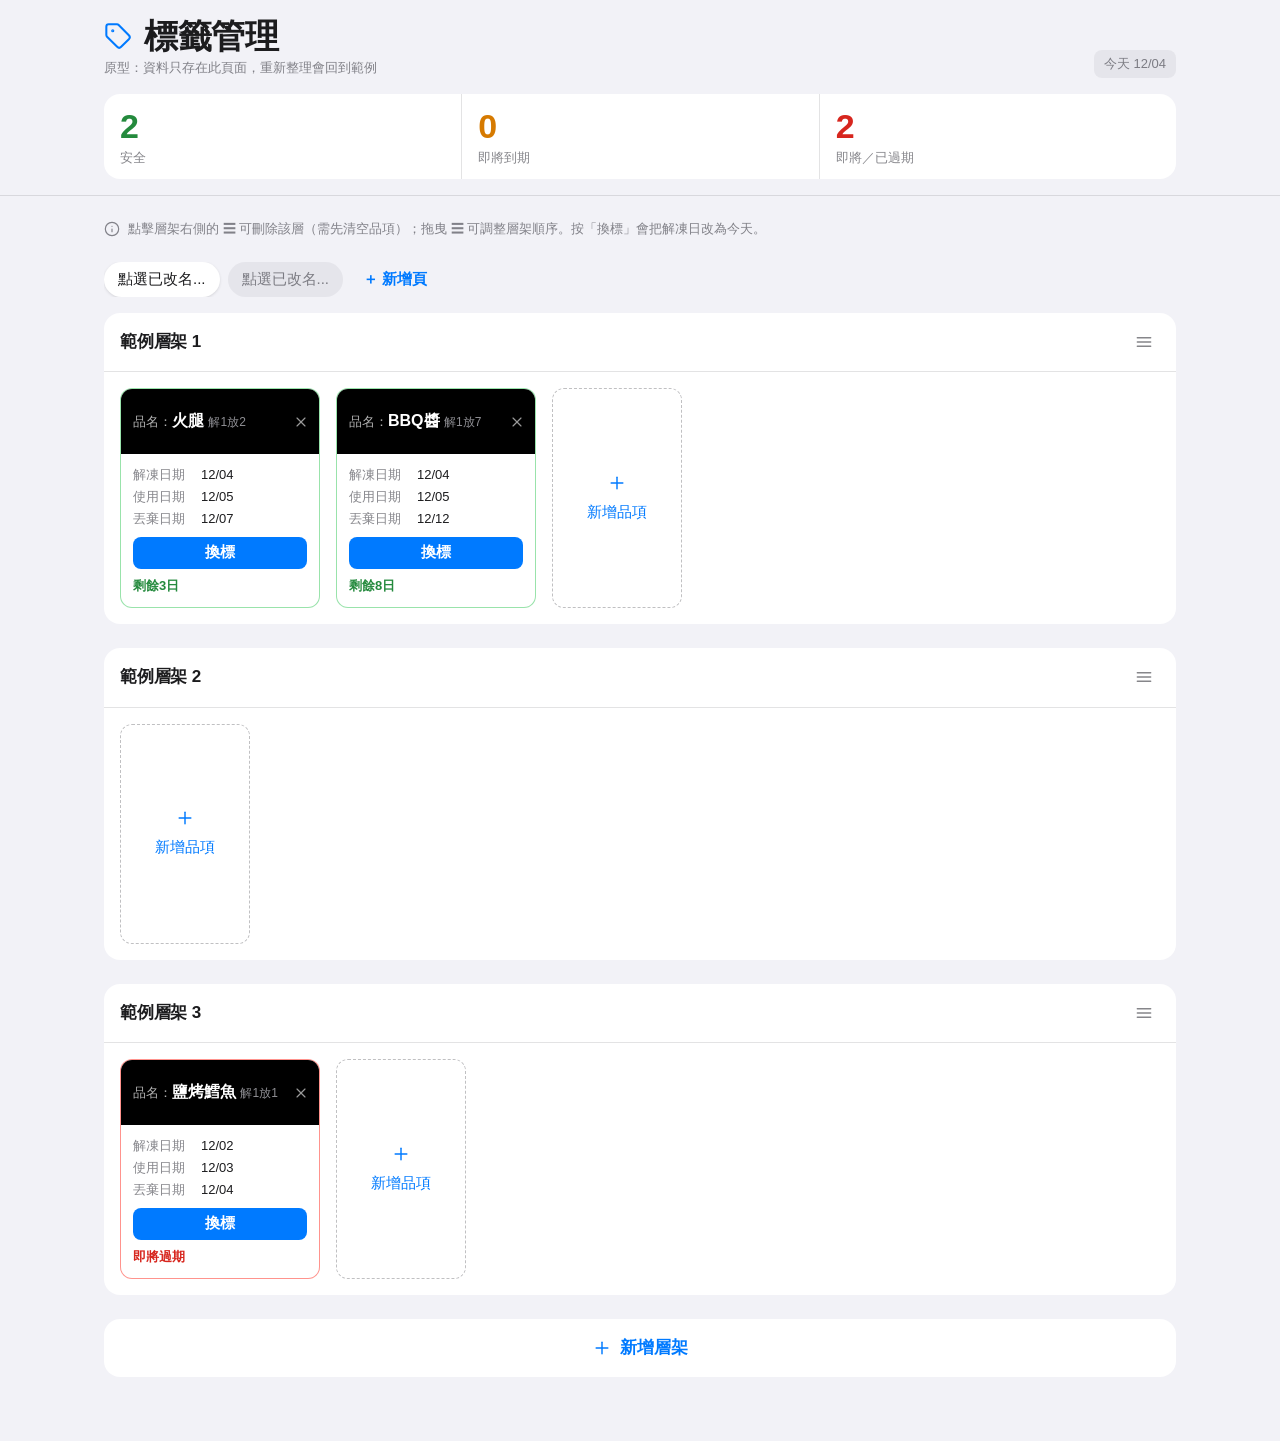
<file: prototype/index.html>
<!DOCTYPE html>
<html lang="zh-TW">
<head>
<meta charset="UTF-8">
<meta name="viewport" content="width=device-width, initial-scale=1.0, viewport-fit=cover">
<meta name="color-scheme" content="light dark">
<title>標籤管理</title>
<style>
/* ---------- 色彩 Tokens（狀態色與黑色品名區為既定配色，不更動） ---------- */
:root{
  --bg:#F2F2F7;
  --surface:#FFFFFF;
  --surface-2:#F7F7FA;
  --label:#1C1C1E;
  --label-2:rgba(60,60,67,.62);
  --label-3:rgba(60,60,67,.32);
  --separator:rgba(60,60,67,.14);
  --fill:rgba(118,118,128,.10);
  --blue:#007AFF;
  --blue-d:#0062CC;
  --green:#34C759;  --green-d:#248A3D;
  --yellow:#FF9500; --yellow-d:#D67A00;
  --red:#FF3B30;    --red-d:#D7261E;
  --overlay:rgba(0,0,0,.25);
  --glass:rgba(255,255,255,.75);
  --radius-lg:16px;
  --radius-md:12px;
  --radius-sm:8px;
  --shadow-lift:0 12px 32px rgba(0,0,0,.12);
  color-scheme:light;
}
@media (prefers-color-scheme: dark){
  :root:not([data-theme="light"]){
    --bg:#1C1C1E;
    --surface:#2C2C2E;
    --surface-2:#242426;
    --label:#F2F2F7;
    --label-2:rgba(235,235,245,.62);
    --label-3:rgba(235,235,245,.30);
    --separator:rgba(84,84,88,.65);
    --fill:rgba(120,120,128,.24);
    --overlay:rgba(0,0,0,.4);
    --glass:rgba(44,44,46,.72);
    --shadow-lift:0 12px 32px rgba(0,0,0,.48);
    color-scheme:dark;
  }
}
:root[data-theme="dark"]{
  --bg:#1C1C1E;
  --surface:#2C2C2E;
  --surface-2:#242426;
  --label:#F2F2F7;
  --label-2:rgba(235,235,245,.62);
  --label-3:rgba(235,235,245,.30);
  --separator:rgba(84,84,88,.65);
  --fill:rgba(120,120,128,.24);
  --overlay:rgba(0,0,0,.4);
  --glass:rgba(44,44,46,.72);
  --shadow-lift:0 12px 32px rgba(0,0,0,.48);
  color-scheme:dark;
}

/* ---------- 基礎 ---------- */
*{box-sizing:border-box;margin:0;padding:0}
html,body{background:var(--bg)}
body{
  font-family:-apple-system,BlinkMacSystemFont,"SF Pro Display","SF Pro Text","PingFang TC","Noto Sans TC",sans-serif;
  font-size:16px;line-height:1.5;color:var(--label);
  -webkit-font-smoothing:antialiased;min-height:100vh;
}
button,input{font:inherit;color:inherit}
button{cursor:pointer;border:none;background:none;-webkit-tap-highlight-color:transparent}
button:focus-visible,input:focus-visible{outline:2px solid var(--blue);outline-offset:2px;border-radius:6px}
.hidden{display:none!important}
.busy button{pointer-events:none;opacity:.6}
.ico{width:20px;height:20px;flex:none;display:block}
.tabular{font-variant-numeric:tabular-nums}

/* ---------- 頂部 ---------- */
.topbar{
  position:sticky;top:0;z-index:50;background:var(--bg);
  border-bottom:.5px solid var(--separator);
  padding-top:env(safe-area-inset-top,0px);
}
.bar{max-width:1120px;margin:0 auto;padding:16px max(24px,env(safe-area-inset-right,0px)) 16px max(24px,env(safe-area-inset-left,0px));display:flex;flex-direction:column;gap:16px}
.title-row{display:flex;align-items:flex-end;justify-content:space-between;gap:16px;flex-wrap:wrap}
.brand{display:flex;align-items:center;gap:12px}
.brand .ico{color:var(--blue);width:28px;height:28px}
.brand h1{font-size:28px;line-height:34px;font-weight:700;letter-spacing:-.4px}
.proto{display:block;font-size:13px;color:var(--label-2);margin-top:2px}
.date{font-size:13px;font-weight:500;color:var(--label-2);background:var(--fill);padding:4px 10px;border-radius:var(--radius-sm);white-space:nowrap}

.counts{
  display:grid;grid-template-columns:repeat(3,1fr);
  background:var(--surface);border-radius:var(--radius-lg);overflow:hidden;
}
.count{padding:12px 16px;display:flex;flex-direction:column;gap:2px;align-items:flex-start}
.count + .count{border-left:.5px solid var(--separator)}
.count-num{font-size:28px;line-height:34px;font-weight:700;letter-spacing:-.4px;font-variant-numeric:tabular-nums}
.count-label{font-size:13px;color:var(--label-2)}
.count-num.green{color:var(--green-d)}
.count-num.yellow{color:var(--yellow-d)}
.count-num.red{color:var(--red-d)}

/* ---------- 主區 ---------- */
main{max-width:1120px;margin:0 auto;padding:24px max(24px,env(safe-area-inset-right,0px)) 64px max(24px,env(safe-area-inset-left,0px))}
.hint{display:flex;gap:8px;align-items:flex-start;font-size:13px;line-height:18px;color:var(--label-2);margin-bottom:24px}
.hint .ico{width:16px;height:16px;margin-top:1px}

#shelves{display:flex;flex-direction:column;gap:24px}
.empty{font-size:15px;color:var(--label-2);text-align:center;padding:48px 0}

/* 層架：分組列表樣式 */
.shelf{background:var(--surface);border-radius:var(--radius-lg);overflow:hidden;min-width:0}
.shelf-head{
  display:flex;align-items:center;justify-content:space-between;gap:12px;
  padding:12px 16px;border-bottom:.5px solid var(--separator);
}
.shelf-title{display:flex;align-items:baseline;gap:12px;min-width:0;flex-wrap:wrap}
.shelf-name{
  font-size:17px;font-weight:600;letter-spacing:-.2px;color:var(--label);
  background:transparent;border:0;border-bottom:1px solid transparent;border-radius:0;
  padding:4px 0;width:240px;max-width:100%;
}
.shelf-name:hover{border-bottom-color:var(--separator)}
.shelf-name:focus{border-bottom-color:var(--blue);outline:none}
.muted{font-size:13px;color:var(--label-2)}
.shelf-handle{
  width:32px;height:32px;display:grid;place-items:center;border-radius:var(--radius-sm);
  color:var(--label-2);cursor:grab;flex:none;
}
.shelf-handle:hover{background:var(--fill);color:var(--label)}
.shelf-handle:active{cursor:grabbing}
.shelf-handle .ico{width:20px;height:20px}
.shelf.dragging{opacity:.4}

.rack{
  padding:16px;display:flex;flex-wrap:wrap;gap:16px;min-height:188px;align-items:stretch;
  transition:background .2s ease;border-radius:0;
}
.rack.over{background:rgba(0,122,255,.06)}

/* 頁面切換：分段控制（iOS 風格） */
.pages{display:flex;align-items:center;gap:8px;margin:0 0 16px;overflow-x:auto;scrollbar-width:none}
.pages::-webkit-scrollbar{display:none}
.page-tab{
  flex:none;padding:6px 14px;border-radius:999px;background:var(--fill);
  color:var(--label-2);font-size:15px;font-weight:500;white-space:nowrap;
  transition:background .2s ease,color .2s ease,box-shadow .2s ease;
}
.page-tab{cursor:pointer;user-select:none}
.page-tab[aria-selected="true"]{background:var(--surface);color:var(--label);box-shadow:0 1px 3px rgba(0,0,0,.12)}
.pt-n{margin-left:6px;font-size:13px;opacity:.6}
.pt-input{
  width:7em;border:0;background:transparent;font:inherit;color:var(--label);
  text-align:center;outline:none;border-bottom:1px solid var(--blue);
}
.pt-input::placeholder{color:var(--label-3)}
.page-add{flex:none;padding:6px 12px;color:var(--blue);font-size:15px;font-weight:600;white-space:nowrap}
.page-del{flex:none;margin-left:auto;padding:6px 4px;color:var(--red-d);font-size:15px;font-weight:500;white-space:nowrap}

/* 品項卡：上方 30% 黑底白字；下方日期三行 */
.item-card{
  position:relative;
  width:200px;height:220px;max-width:100%;
  background:var(--surface);border:1.5px solid var(--separator);border-radius:var(--radius-md);
  overflow:hidden;display:flex;flex-direction:column;
  cursor:default;user-select:none;-webkit-user-select:none;-webkit-touch-callout:none;
  transition:opacity .2s ease,border-color .2s ease;
}
.item-card:hover{border-color:var(--label-3)}
.item-card.dragging{opacity:.4}
.item-card.green{border-color:rgba(52,199,89,.5)}
.item-card.yellow{border-color:rgba(255,149,0,.55)}
.item-card.red{border-color:rgba(255,59,48,.55)}

.ic-band{
  flex:0 0 30%;background:#000;color:#fff;
  display:flex;align-items:center;gap:8px;padding:0 4px 0 12px;min-width:0;
}
.ic-name{flex:1;min-width:0;font-size:16px;font-weight:600;line-height:1.3;white-space:nowrap;overflow:hidden}
.ic-label{font-size:13px;font-weight:500;opacity:.7}
.ic-spec{font-size:12px;font-weight:500;color:#8E8E93;white-space:nowrap}
.ic-x{
  width:28px;height:28px;display:grid;place-items:center;border-radius:50%;
  color:#fff;opacity:.6;flex:none;
}
.ic-x:hover{opacity:1;background:rgba(255,255,255,.14)}
.ic-x .ico{width:16px;height:16px}

.ic-body{flex:1;padding:12px;display:flex;flex-direction:column;justify-content:space-between;gap:8px;min-height:0}
.ic-dates{display:flex;flex-direction:column;gap:4px}
.ic-dates div{display:flex;align-items:baseline;gap:8px;font-size:13px;line-height:18px}
.ic-dates span{width:60px;flex:none;color:var(--label-2);white-space:nowrap}
.ic-dates b{font-weight:500;font-variant-numeric:tabular-nums;color:var(--label)}

.ic-foot{font-size:13px;font-weight:600;line-height:18px}
.ic-status.green{color:var(--green-d)}
.ic-status.yellow{color:var(--yellow-d)}
.ic-status.red{color:var(--red-d)}

.retag{
  width:100%;height:32px;border-radius:var(--radius-sm);
  background:var(--blue);color:#fff;font-size:15px;font-weight:600;
  transition:transform .15s ease,opacity .15s ease;
}
.retag:hover{background:var(--blue-d)}
.retag:active,.add-item:active,.add-shelf:active,.alert-btn:active,.text-btn:active{transform:scale(.97);opacity:.75}

.add-item{
  width:130px;height:220px;flex:none;
  border:1px dashed var(--label-3);border-radius:var(--radius-md);
  color:var(--blue);display:flex;flex-direction:column;align-items:center;justify-content:center;gap:8px;
  font-size:15px;font-weight:500;
  transition:transform .15s ease,background .2s ease;
}
.add-item:hover{background:rgba(0,122,255,.06)}

.add-shelf{
  width:100%;margin-top:24px;padding:16px;
  display:flex;align-items:center;justify-content:center;gap:8px;
  background:var(--surface);border-radius:var(--radius-lg);
  color:var(--blue);font-size:17px;font-weight:600;
  transition:transform .15s ease,opacity .15s ease;
}
.add-shelf:hover{background:var(--surface-2)}

/* ---------- 拖曳中的卡片與占位格 ---------- */
.slot{
  flex:none;border:1.5px dashed var(--label-3);border-radius:var(--radius-md);
  background:rgba(120,120,128,.08);
}
#drag-layer{position:fixed;inset:0;pointer-events:none;z-index:1500}
body.is-dragging,body.is-dragging *{user-select:none;-webkit-user-select:none;cursor:grabbing!important}
.lifted{
  position:fixed;left:0;top:0;margin:0;z-index:1500;
  transform-origin:0 0;pointer-events:none;
  box-shadow:0 22px 44px rgba(0,0,0,.28),0 6px 14px rgba(0,0,0,.18);
  transition:none;
}

/* ---------- 彈窗：底部面板（手機）／置中面板（桌面） ---------- */
.modal{
  position:fixed;inset:0;background:var(--overlay);
  backdrop-filter:blur(4px);-webkit-backdrop-filter:blur(4px);
  display:flex;align-items:flex-end;justify-content:center;z-index:1000;
  animation:fadeIn .25s ease-out;
}
.modal.closing{animation:fadeOut .2s ease-in forwards}
/* 玻璃面板：半透明、模糊背景、極淡白邊、柔和陰影 */
.sheet,.alert{
  background:var(--glass);
  backdrop-filter:blur(25px) saturate(180%);-webkit-backdrop-filter:blur(25px) saturate(180%);
  border:.5px solid rgba(255,255,255,.35);
  box-shadow:0 10px 36px rgba(0,0,0,.16);
  animation:modalIn .3s cubic-bezier(.34,1.3,.64,1);
}
.modal.closing .sheet,.modal.closing .alert{animation:modalOut .2s ease-in forwards}
@keyframes fadeIn{from{opacity:0}to{opacity:1}}
@keyframes fadeOut{from{opacity:1}to{opacity:0}}
@keyframes modalIn{from{opacity:0;transform:scale(.92)}to{opacity:1;transform:none}}
@keyframes modalOut{from{opacity:1;transform:none}to{opacity:0;transform:scale(.96)}}
.sheet{
  width:100%;max-width:520px;
  border-radius:20px 20px 0 0;
  padding-bottom:env(safe-area-inset-bottom,0px);overflow:hidden;
}
.sheet-bar{
  display:grid;grid-template-columns:1fr auto 1fr;align-items:center;
  padding:12px 16px;background:transparent;border-bottom:.5px solid var(--separator);
}
.sheet-bar h3{font-size:17px;font-weight:600;text-align:center}
.sheet-bar .text-btn:last-child{justify-self:end}
.text-btn{font-size:17px;color:var(--blue);padding:4px 0;border-radius:6px}
.text-btn.strong{font-weight:600}
.sheet-body{padding:16px;display:flex;flex-direction:column;gap:8px}
.group{background:var(--surface);border-radius:var(--radius-lg);overflow:hidden}
.field + .field{border-top:.5px solid var(--separator)}
.row{display:flex;align-items:center;gap:12px;padding:0 16px;min-height:48px}
.row label{font-size:16px;color:var(--label);white-space:nowrap;flex:none}
.row input{
  flex:1;min-width:0;border:0;background:transparent;font-size:16px;text-align:right;
  padding:12px 0;outline:none;color:var(--label);
}
.row input::placeholder{color:var(--label-3)}
.row input:focus{color:var(--label)}
.field:focus-within .row label{color:var(--blue)}
.unit{font-size:16px;color:var(--label-2);flex:none}
.err{display:block;font-size:13px;line-height:18px;color:var(--red-d);padding:0 16px 8px}
.err:empty{display:none}
.field.invalid .row input{color:var(--red-d)}
.hint-row{padding:8px 16px 0;font-size:13px;color:var(--label-2)}

/* 確認視窗：iOS Alert */
#ask{align-items:center;padding:16px}
.alert{min-width:270px;max-width:calc(100vw - 32px);border-radius:20px;overflow:hidden;text-align:center}
.alert-msg{padding:20px 16px;font-size:15px;line-height:1.4;white-space:nowrap;overflow:hidden;font-weight:600}
.alert-actions{display:grid;grid-template-columns:1fr 1fr;border-top:.5px solid var(--separator)}
.alert-btn{padding:12px 0;font-size:17px;color:var(--blue)}
.alert-btn + .alert-btn{border-left:.5px solid var(--separator)}
.alert-btn.strong{font-weight:600}
.alert-btn.destructive{color:var(--red-d)}

/* 提示：HUD 膠囊 */
.toast{
  position:fixed;left:50%;bottom:calc(24px + env(safe-area-inset-bottom,0px));
  transform:translateX(-50%);
  background:rgba(28,28,30,.92);color:#fff;
  padding:10px 16px;border-radius:var(--radius-md);
  font-size:15px;font-weight:500;line-height:1.4;text-align:center;
  max-width:calc(100vw - 32px);box-shadow:var(--shadow-lift);z-index:2000;
  transition:opacity .2s ease,transform .2s ease;
}
.toast.success{background:rgba(36,138,61,.94)}
.toast.error{background:rgba(215,38,30,.94)}
.toast.hidden{opacity:0;transform:translate(-50%,8px);pointer-events:none;display:block!important}

/* ---------- 桌面版 ---------- */
@media (min-width:640px){
  .modal{align-items:center;padding:24px}
  .sheet{border-radius:20px}
  .brand h1{font-size:34px;line-height:40px}
  .count-num{font-size:34px;line-height:40px}
}

/* ---------- 手機版 ---------- */
@media (max-width:600px){
  .bar{padding:12px 16px}
  main{padding:16px 16px 48px}
  .brand h1{font-size:24px;line-height:30px}
  .count{padding:12px}
  .count-num{font-size:24px;line-height:30px}
  .count-label{font-size:12px}
  .shelf-title{flex:1;min-width:0;flex-wrap:nowrap}
  .shelf-name{width:auto;flex:1;min-width:0}
  .shelf-head{flex-wrap:nowrap}
  .item-card{width:100%}
  .add-item{width:100%;height:auto;min-height:64px;flex-direction:row}
  .rack{padding:12px;gap:12px}
}
@media (prefers-reduced-motion:reduce){*{transition:none!important;animation:none!important}}
</style>
</head>
<body>

<header class="topbar">
  <div class="bar">
    <div class="title-row">
      <div>
        <div class="brand">
          <svg class="ico" viewBox="0 0 24 24" fill="none" stroke="currentColor" stroke-width="1.75" stroke-linecap="round" stroke-linejoin="round" aria-hidden="true"><path d="M12.586 2.586A2 2 0 0 0 11.172 2H4a2 2 0 0 0-2 2v7.172a2 2 0 0 0 .586 1.414l8.704 8.704a2.426 2.426 0 0 0 3.42 0l6.58-6.58a2.426 2.426 0 0 0 0-3.42z"/><circle cx="7.5" cy="7.5" r=".5" fill="currentColor"/></svg>
          <h1>標籤管理</h1>
        </div>
        <span class="proto">原型：資料只存在此頁面，重新整理會回到範例</span>
      </div>
      <div class="date" id="today"></div>
    </div>
    <div class="counts" role="group" aria-label="狀態統計">
      <div class="count"><span class="count-num green tabular" id="cnt-green">0</span><span class="count-label">安全</span></div>
      <div class="count"><span class="count-num yellow tabular" id="cnt-yellow">0</span><span class="count-label">即將到期</span></div>
      <div class="count"><span class="count-num red tabular" id="cnt-red">0</span><span class="count-label">即將／已過期</span></div>
    </div>
  </div>
</header>

<main>
  <p class="hint">
    <svg class="ico" viewBox="0 0 24 24" fill="none" stroke="currentColor" stroke-width="1.75" stroke-linecap="round" stroke-linejoin="round" aria-hidden="true"><circle cx="12" cy="12" r="10"/><path d="M12 16v-4"/><path d="M12 8h.01"/></svg>
    <span>點擊層架右側的 ☰ 可刪除該層（需先清空品項）；拖曳 ☰ 可調整層架順序。按「換標」會把解凍日改為今天。</span>
  </p>
  <nav class="pages" id="pages" aria-label="頁面"></nav>
  <div id="shelves"></div>
  <button id="btn-add-shelf" class="add-shelf" type="button">
    <svg class="ico" viewBox="0 0 24 24" fill="none" stroke="currentColor" stroke-width="1.75" stroke-linecap="round" stroke-linejoin="round" aria-hidden="true"><path d="M5 12h14"/><path d="M12 5v14"/></svg>
    <span>新增層架</span>
  </button>
</main>

<!-- 新增層架（先命名才建立） -->
<div id="shelf-modal" class="modal hidden" role="dialog" aria-modal="true" aria-labelledby="shelf-title">
  <div class="sheet">
    <div class="sheet-bar">
      <button type="button" class="text-btn" data-close-shelf>取消</button>
      <h3 id="shelf-title">新增層架</h3>
      <button type="submit" form="shelf-form" class="text-btn strong">建立</button>
    </div>
    <form id="shelf-form" class="sheet-body" novalidate>
      <div class="group">
        <div class="field">
          <div class="row">
            <label for="s-name">將此層架命名為</label>
            <input id="s-name" maxlength="20" placeholder="例如：冷藏上層" autocomplete="off">
          </div>
          <small class="err" id="e-shelf"></small>
        </div>
      </div>
    </form>
  </div>
</div>

<!-- 新增品項 -->
<div id="add" class="modal hidden" role="dialog" aria-modal="true" aria-labelledby="add-title">
  <div class="sheet">
    <div class="sheet-bar">
      <button type="button" class="text-btn" data-close>取消</button>
      <h3 id="add-title">新增品項</h3>
      <button type="submit" form="add-form" class="text-btn strong">新增</button>
    </div>
    <form id="add-form" class="sheet-body" novalidate>
      <div class="group">
        <div class="field">
          <div class="row">
            <label for="f-name">品名</label>
            <input id="f-name" maxlength="30" placeholder="例如：火腿、BBQ醬" autocomplete="off">
          </div>
          <small class="err" id="e-name"></small>
        </div>
        <div class="field">
          <div class="row">
            <label for="f-thaw">解凍天數（解）</label>
            <input id="f-thaw" type="text" inputmode="numeric" maxlength="3" value="1">
            <span class="unit">天</span>
          </div>
          <small class="err" id="e-thaw"></small>
        </div>
        <div class="field">
          <div class="row">
            <label for="f-keep">保存天數（放）</label>
            <input id="f-keep" type="text" inputmode="numeric" maxlength="3" value="2">
            <span class="unit">天</span>
          </div>
          <small class="err" id="e-keep"></small>
        </div>
      </div>
    </form>
  </div>
</div>

<!-- 確認視窗 -->
<div id="ask" class="modal hidden" role="dialog" aria-modal="true">
  <div class="alert">
    <p id="ask-msg" class="alert-msg"></p>
    <div class="alert-actions">
      <button id="ask-cancel" class="alert-btn" type="button">取消</button>
      <button id="ask-ok" class="alert-btn strong" type="button">確定</button>
    </div>
  </div>
</div>

<div id="drag-layer"></div>
<div id="toast" class="toast hidden" role="status"></div>

<script>
(function () {
  const $ = s => document.querySelector(s);
  const pad = n => String(n).padStart(2, '0');
  const DAY = 864e5;
  const esc = s => String(s).replace(/[&<>"']/g, c => ({'&':'&amp;','<':'&lt;','>':'&gt;','"':'&quot;',"'":'&#39;'}[c]));

  const svg = body => `<svg class="ico" viewBox="0 0 24 24" fill="none" stroke="currentColor" stroke-width="1.75" stroke-linecap="round" stroke-linejoin="round" aria-hidden="true">${body}</svg>`;
  const ICON = {
    plus: svg('<path d="M5 12h14"/><path d="M12 5v14"/>'),
    x: svg('<path d="M18 6 6 18"/><path d="m6 6 12 12"/>'),
    handle: svg('<path d="M4 7h16"/><path d="M4 12h16"/><path d="M4 17h16"/>'),
  };

  /* ---------- 日期（原型用瀏覽器時間；正式版改由後端提供） ---------- */
  function today() {
    const d = new Date();
    return `${d.getFullYear()}-${pad(d.getMonth() + 1)}-${pad(d.getDate())}`;
  }
  function addDays(s, n) {
    return new Date(Date.parse(s + 'T00:00:00Z') + n * DAY).toISOString().slice(0, 10);
  }
  function diffDays(a, b) {
    return Math.round((Date.parse(a + 'T00:00:00Z') - Date.parse(b + 'T00:00:00Z')) / DAY);
  }
  const md = s => s.slice(5).replace('-', '/');

  /* 開封日 = 解凍日 + 解凍天數；丟棄日 = 開封日 + 保存天數；剩餘 = 丟棄日 − 今天 */
  function statusOf(it, t) {
    const discard = addDays(it.thawDate, it.thaw + it.keep);
    const r = diffDays(discard, t);
    if (r >= 2) return { key: 'green',  text: `剩餘${r}日`, discard };
    if (r === 1) return { key: 'yellow', text: '剩餘1日',    discard };
    if (r === 0) return { key: 'red',    text: '即將過期',   discard };
    return            { key: 'red',    text: '已過期',     discard };
  }

  /* ---------- 範例資料（假資料） ---------- */
  let seq = 10;
  const T = today();
  const PAGE_PLACEHOLDER = '點選已改名...';
  let pages = [
    { id: 'p1', name: PAGE_PLACEHOLDER },
    { id: 'p2', name: PAGE_PLACEHOLDER },
  ];
  let currentPage = 'p1';
  let shelves = [
    { id: 's1', name: '範例層架 1', pageId: 'p1' },
    { id: 's2', name: '範例層架 2', pageId: 'p1' },
    { id: 's3', name: '範例層架 3', pageId: 'p1' },
    { id: 's4', name: '範例層架 4', pageId: 'p2' },
    { id: 's5', name: '範例層架 5', pageId: 'p2' },
    { id: 's6', name: '範例層架 6', pageId: 'p2' },
  ];
  const visibleShelves = () => shelves.filter(s => s.pageId === currentPage);
  let items = [
    { id: 'i1', shelfId: 's1', name: '火腿',           thaw: 1, keep: 2, thawDate: T },
    { id: 'i2', shelfId: 's1', name: 'BBQ醬',          thaw: 1, keep: 7, thawDate: T },
    { id: 'i3', shelfId: 's3', name: '鹽烤鱈魚',       thaw: 1, keep: 1, thawDate: addDays(T, -2) },
    { id: 'i4', shelfId: 's4', name: '牛肉片（範例）', thaw: 1, keep: 2, thawDate: addDays(T, -5) },
  ];

  let shelfDragId = null;
  let busy = false;
  let addShelfId = null;

  /* ---------- 操作輔助 ---------- */
  let toastTimer = null;
  function toast(msg, type = 'info') {
    const el = $('#toast');
    el.textContent = msg;
    el.className = `toast ${type}`;
    clearTimeout(toastTimer);
    toastTimer = setTimeout(() => { el.className = 'toast hidden'; }, 2800);
  }

  // 所有會改資料的動作都走這裡：防連點 + 完成後重畫
  function run(fn) {
    if (busy) return;
    busy = true;
    document.body.classList.add('busy');
    try { fn(); }
    catch (err) { toast(err.message || '操作失敗', 'error'); }
    finally {
      busy = false;
      document.body.classList.remove('busy');
      render();
    }
  }

  // 確認視窗文字不換行：放不下就逐步縮小字級，仍不夠則省略
  function fitAlert() {
    const el = $('#ask-msg');
    let fs = 15;
    el.style.fontSize = fs + 'px';
    while (el.scrollWidth > el.clientWidth && fs > 11) {
      fs -= 1;
      el.style.fontSize = fs + 'px';
    }
  }

  // 彈窗開關：開啟淡入＋縮放；關閉淡出＋微縮。關閉期間鎖住背景捲動
  function showModal(el) {
    clearTimeout(el._hideT);
    el.classList.remove('closing', 'hidden');
    document.body.style.overflow = 'hidden';
  }
  function hideModal(el) {
    if (el.classList.contains('hidden') || el.classList.contains('closing')) return;
    el.classList.add('closing');
    el._hideT = setTimeout(() => {
      el.classList.remove('closing');
      el.classList.add('hidden');
      document.body.style.overflow = '';
    }, 200);
  }

  function ask(msg, okText) {
    return new Promise(resolve => {
      $('#ask-msg').textContent = msg;
      const okBtn = $('#ask-ok');
      const cancelBtn = $('#ask-cancel');
      okBtn.textContent = okText;
      okBtn.classList.toggle('destructive', okText === '刪除');
      showModal($('#ask'));
      fitAlert();
      okBtn.focus();
      const done = v => {
        hideModal($('#ask'));
        okBtn.onclick = null;
        cancelBtn.onclick = null;
        resolve(v);
      };
      okBtn.onclick = () => done(true);
      cancelBtn.onclick = () => done(false);
    });
  }

  /* ---------- 移動品項（同層／跨層）：targetIndex = 把被拖的品項拿掉後，它在目標層的位置 ---------- */
  function moveItem(id, targetShelfId, targetIndex) {
    const item = items.find(i => i.id === id);
    if (!item) return;
    items = items.filter(i => i !== item);
    const targetList = items.filter(i => i.shelfId === targetShelfId);
    item.shelfId = targetShelfId;
    const idx = Math.max(0, Math.min(targetIndex, targetList.length));
    if (targetList.length === 0) {
      items.push(item);
    } else if (idx >= targetList.length) {
      items.splice(items.indexOf(targetList[targetList.length - 1]) + 1, 0, item);
    } else {
      items.splice(items.indexOf(targetList[idx]), 0, item);
    }
  }


  /* ---------- 畫面 ---------- */
  function render() {
    $('#today').textContent = `今天 ${md(today())}`;

    const t = today();
    const c = { green: 0, yellow: 0, red: 0 };
    items.forEach(it => c[statusOf(it, t).key]++);
    $('#cnt-green').textContent = c.green;
    $('#cnt-yellow').textContent = c.yellow;
    $('#cnt-red').textContent = c.red;

    renderPages();
    const box = $('#shelves');
    box.innerHTML = '';

    visibleShelves().forEach(s => {
      const list = items.filter(it => it.shelfId === s.id);
      const sec = document.createElement('section');
      sec.className = 'shelf';
      sec.dataset.shelfId = s.id;
      sec.innerHTML = `
        <div class="shelf-head">
          <div class="shelf-title">
            <input class="shelf-name" maxlength="20" value="${esc(s.name)}" aria-label="層架名稱" title="點擊可改名">
          </div>
          <button type="button" class="shelf-handle" title="拖曳可調整順序；點擊可刪除此層" aria-label="拖曳排序或刪除此層">${ICON.handle}</button>
        </div>
        <div class="rack" data-shelf-id="${esc(s.id)}"></div>`;

      // 改名：不可留空
      const nameIn = sec.querySelector('.shelf-name');
      nameIn.addEventListener('change', () => {
        const v = nameIn.value.trim();
        if (!v) {
          toast('層架名稱不可為空', 'error');
          nameIn.value = s.name;
          return;
        }
        run(() => { s.name = v; });
      });
      nameIn.addEventListener('keydown', e => { if (e.key === 'Enter') nameIn.blur(); });

      const handle = sec.querySelector('.shelf-handle');

      // 刪除層架：點擊 ☰；有品項時擋下
      handle.addEventListener('click', async () => {
        if (suppressClick) return;
        if (list.length) {
          toast(`「${s.name}」仍有 ${list.length} 個品項，請先移走或刪除`, 'error');
          return;
        }
        if (!await ask(`確定要刪除「${s.name}」嗎？`, '刪除')) return;
        run(() => {
          shelves = shelves.filter(x => x !== s);
          toast(`已刪除「${s.name}」`, 'success');
        });
      });

      // 品項陳列區
      const rack = sec.querySelector('.rack');
      list.forEach(it => rack.appendChild(itemCard(it)));

      const add = document.createElement('button');
      add.type = 'button';
      add.className = 'add-item';
      add.innerHTML = `${ICON.plus}<span>新增品項</span>`;
      add.addEventListener('click', () => openAdd(s.id, s.name));
      rack.appendChild(add);

      box.appendChild(sec);
    });

    if (visibleShelves().length === 0) {
      box.innerHTML = '<p class="empty">目前沒有層架，請點下方「新增層架」。</p>';
    }
    fitNames();
  }

  // 頁籤改名：點選目前頁籤即進入編輯；Enter 或離開輸入框即儲存，Esc 取消；留空則回到預設文字
  function startRename(tab, pg) {
    if (tab.querySelector('input')) return;
    const nameEl = tab.querySelector('.pt-name');
    const inp = document.createElement('input');
    inp.className = 'pt-input';
    inp.maxLength = 20;
    inp.placeholder = PAGE_PLACEHOLDER;
    inp.value = pg.name === PAGE_PLACEHOLDER ? '' : pg.name;
    nameEl.replaceWith(inp);
    inp.focus();
    inp.select();
    let done = false;
    const finish = save => {
      if (done) return;
      done = true;
      if (save) {
        const v = inp.value.trim();
        run(() => { pg.name = v || PAGE_PLACEHOLDER; });
      } else {
        render();
      }
    };
    inp.addEventListener('click', e => e.stopPropagation());
    inp.addEventListener('keydown', e => {
      if (e.key === 'Enter') inp.blur();
      if (e.key === 'Escape') finish(false);
    });
    inp.addEventListener('blur', () => finish(true));
  }

  function renderPages() {
    const nav = $('#pages');
    nav.innerHTML = '';
    pages.forEach(pg => {
      const b = document.createElement('div');
      b.className = 'page-tab';
      b.setAttribute('role', 'tab');
      b.setAttribute('aria-selected', String(pg.id === currentPage));
      b.innerHTML = `<span class="pt-name">${esc(pg.name)}</span>`;
      b.addEventListener('click', () => {
        if (pg.id !== currentPage) { currentPage = pg.id; render(); return; }
        startRename(b, pg);          // 再點一次目前頁籤即可改名
      });
      nav.appendChild(b);
    });
    const add = document.createElement('button');
    add.type = 'button';
    add.className = 'page-add';
    add.textContent = '＋ 新增頁';
    add.addEventListener('click', () => run(() => {
      const id = 'p' + (++seq);
      pages.push({ id, name: PAGE_PLACEHOLDER });
      currentPage = id;
    }));
    nav.appendChild(add);

    // 目前頁沒有層架且不是唯一的頁面時，可刪除此頁
    const cur = pages.find(p => p.id === currentPage);
    if (pages.length > 1 && cur && !shelves.some(s => s.pageId === cur.id)) {
      const del = document.createElement('button');
      del.type = 'button';
      del.className = 'page-del';
      del.textContent = '刪除此頁';
      del.addEventListener('click', async () => {
        if (!await ask(`確定要刪除「${cur.name}」嗎？`, '刪除')) return;
        run(() => {
          pages = pages.filter(p => p !== cur);
          currentPage = pages[0].id;
          toast(`已刪除「${cur.name}」`, 'success');
        });
      });
      nav.appendChild(del);
    }
  }

  // 名稱不換行：太長就逐步縮小字級，直到放得進一行
  function fitNames() {
    document.querySelectorAll('.ic-name').forEach(el => {
      let fs = 16;
      el.style.fontSize = fs + 'px';
      while (el.scrollWidth > el.clientWidth && fs > 10) {
        fs -= 1;
        el.style.fontSize = fs + 'px';
      }
    });
  }

  function itemCard(it) {
    const t = today();
    const st = statusOf(it, t);
    const openD = addDays(it.thawDate, it.thaw);
    const c = document.createElement('div');
    c.className = `item-card ${st.key}`;
    c.dataset.id = it.id;
    c.innerHTML = `
      <div class="ic-band">
        <span class="ic-name" title="${esc(it.name)}"><span class="ic-label">品名：</span>${esc(it.name)} <span class="ic-spec">解${it.thaw}放${it.keep}</span></span>
        <button type="button" class="ic-x" title="刪除品項" aria-label="刪除 ${esc(it.name)}">${ICON.x}</button>
      </div>
      <div class="ic-body">
        <div class="ic-dates">
          <div><span>解凍日期</span><b>${md(it.thawDate)}</b></div>
          <div><span>使用日期</span><b>${md(openD)}</b></div>
          <div><span>丟棄日期</span><b>${md(st.discard)}</b></div>
        </div>
        <div>
          <button type="button" class="retag">換標</button>
        </div>
        <div class="ic-foot"><span class="ic-status ${st.key}">${st.text}</span></div>
      </div>`;

    c.querySelector('.retag').addEventListener('click', async () => {
      if (!await ask(`將「${it.name}」換標為今天（${today()}）？`, '換標')) return;
      run(() => {
        it.thawDate = today();
        toast(`已完成「${it.name}」換標`, 'success');
      });
    });

    const delItem = async () => {
      if (!await ask(`確定要刪除品項「${it.name}」嗎？`, '刪除')) return;
      run(() => {
        items = items.filter(x => x !== it);
        toast(`已刪除「${it.name}」`, 'success');
      });
    };
    c.querySelector('.ic-x').addEventListener('click', delItem);
    return c;
  }

  /* ---------- 新增品項 ---------- */
  function openAdd(shelfId, shelfName) {
    addShelfId = shelfId;
    $('#add-title').textContent = `新增至「${shelfName}」`;
    $('#f-name').value = '';
    $('#f-thaw').value = '1';
    $('#f-keep').value = '2';
    showErrors({});
    showModal($('#add'));
    setTimeout(() => $('#f-name').focus(), 0);
  }
  function closeAdd() {
    hideModal($('#add'));
  }
  function showErrors(errs) {
    $('#e-name').textContent = errs.name || '';
    $('#e-thaw').textContent = errs.thaw || '';
    $('#e-keep').textContent = errs.keep || '';
    $('#f-name').closest('.field').classList.toggle('invalid', !!errs.name);
    $('#f-thaw').closest('.field').classList.toggle('invalid', !!errs.thaw);
    $('#f-keep').closest('.field').classList.toggle('invalid', !!errs.keep);
  }

  $('#add-form').addEventListener('submit', e => {
    e.preventDefault();
    const name = $('#f-name').value.trim();
    const thawS = $('#f-thaw').value.trim();
    const keepS = $('#f-keep').value.trim();
    const errs = {};
    if (!name) errs.name = '請輸入品名';
    else if ([...name].length > 30) errs.name = '品名最多 30 個字';
    if (!/^\d+$/.test(thawS) || +thawS > 30) errs.thaw = '解凍天數請填 0–30 的整數';
    if (!/^\d+$/.test(keepS) || +keepS > 365) errs.keep = '保存天數請填 0–365 的整數';
    showErrors(errs);
    if (Object.keys(errs).length) return;

    const shelfId = addShelfId;
    closeAdd();
    run(() => {
      items.push({ id: 'i' + (++seq), shelfId, name, thaw: +thawS, keep: +keepS, thawDate: today() });
      toast(`已新增「${name}」`, 'success');
    });
  });

  document.querySelectorAll('[data-close]').forEach(b => b.addEventListener('click', closeAdd));
  $('#ask').addEventListener('click', e => { if (e.target.id === 'ask') $('#ask-cancel').click(); });
  $('#add').addEventListener('click', e => { if (e.target.id === 'add') closeAdd(); });
  ['#f-name', '#f-thaw', '#f-keep'].forEach(sel => {
    $(sel).addEventListener('input', () => showErrors({}));
  });

  /* ---------- 新增層架（先命名才建立） ---------- */
  function openShelfModal() {
    $('#s-name').value = '';
    $('#e-shelf').textContent = '';
    $('#s-name').closest('.field').classList.remove('invalid');
    showModal($('#shelf-modal'));
    setTimeout(() => $('#s-name').focus(), 0);
  }
  function closeShelfModal() {
    hideModal($('#shelf-modal'));
  }

  $('#btn-add-shelf').addEventListener('click', openShelfModal);
  document.querySelectorAll('[data-close-shelf]').forEach(b => b.addEventListener('click', closeShelfModal));
  $('#shelf-modal').addEventListener('click', e => { if (e.target.id === 'shelf-modal') closeShelfModal(); });
  $('#s-name').addEventListener('input', () => {
    $('#e-shelf').textContent = '';
    $('#s-name').closest('.field').classList.remove('invalid');
  });

  $('#shelf-form').addEventListener('submit', e => {
    e.preventDefault();
    const name = $('#s-name').value.trim();
    let err = '';
    if (!name) err = '請輸入層架名稱';
    else if ([...name].length > 20) err = '層架名稱最多 20 個字';
    if (err) {
      $('#e-shelf').textContent = err;
      $('#s-name').closest('.field').classList.add('invalid');
      return;
    }
    closeShelfModal();
    run(() => {
      shelves.push({ id: 's' + (++seq), name, pageId: currentPage });
      toast(`已新增「${name}」`, 'success');
    });
    const all = document.querySelectorAll('.shelf');
    if (all.length) all[all.length - 1].scrollIntoView({ behavior: 'smooth', block: 'center' });
  });

  /* ---------- 層架拖曳放置：依指標位置決定插入順序 ---------- */
  /* ---------- 拖曳（卡片與層架）：指標事件＋自動捲動 ----------
     觸控：長按 450ms 拉起；滑鼠：按住移動即拉起。
     拖曳中：被拖物以 fixed 圖層跟隨指標，原位留下虛線占位格；其他項目以 FLIP 滑開。
     位置判斷用版面座標（offset），不受滑動動畫影響；靠近畫面上下邊緣會自動捲動。 */
  const dragLayer = $('#drag-layer');
  const LONG_PRESS_MS = 450;
  const LIFT_SCALE = 1.12;
  const EDGE = 90;          // 距離畫面上下邊緣多少 px 開始自動捲動
  const MAX_SCROLL = 18;    // 每幀最多捲動的 px
  let pend = null;          // 按下後尚未確定是拖曳或捲動
  let drag = null;          // 拖曳中
  let suppressClick = false;

  function cancelPend() {
    if (pend && pend.timer) clearTimeout(pend.timer);
    pend = null;
  }

  // 版面座標：相對於 body，不含 transform（動畫中也穩定）
  function layoutBox(el) {
    let x = 0, y = 0, n = el;
    while (n && n !== document.body) { x += n.offsetLeft; y += n.offsetTop; n = n.offsetParent; }
    return { x, y, w: el.offsetWidth, h: el.offsetHeight };
  }
  function toLayout(clientX, clientY) {
    const o = document.body.getBoundingClientRect();
    return { x: clientX + scrollX - o.left - scrollX, y: clientY + scrollY - o.top - scrollY };
  }

  // 其他卡片位置改變時，從舊位置滑到新位置（FLIP）
  function flip(mutate, sel = '.item-card') {
    const els = [...document.querySelectorAll(`${sel}:not(.lifted):not(.dragging)`)];
    const first = new Map(els.map(c => [c, c.getBoundingClientRect()]));
    mutate();
    els.forEach(c => {
      const a = first.get(c);
      const b = c.getBoundingClientRect();
      const dx = a.left - b.left;
      const dy = a.top - b.top;
      if (Math.abs(dx) < 0.5 && Math.abs(dy) < 0.5) return;
      c.animate(
        [{ transform: `translate(${dx}px, ${dy}px)` }, { transform: 'translate(0, 0)' }],
        { duration: 280, easing: 'cubic-bezier(.2,.8,.2,1)' }
      );
    });
  }

  // 卡片：指標在層架內時，插入點為其後的卡片（或「新增品項」按鈕）
  function insertPointFor(rack, lx, ly) {
    for (const c of rack.querySelectorAll('.item-card')) {
      const b = layoutBox(c);
      if (ly < b.y) return c;
      if (ly <= b.y + b.h && lx < b.x + b.w / 2) return c;
    }
    return rack.querySelector('.add-item');
  }

  // 層架：指標在哪一層的中線之上，就插在那層之前
  function shelfBefore(ly) {
    for (const s of document.querySelectorAll('#shelves > .shelf:not(.lifted)')) {
      const b = layoutBox(s);
      if (ly < b.y + b.h / 2) return s;
    }
    return null;
  }

  function placeSlot(d, container, before, sel) {
    if (d.slot.parentNode === container && d.slot.nextSibling === before) return;
    flip(() => container.insertBefore(d.slot, before), sel);
  }

  function setOver(d, rack) {
    if (d.overRack === rack) return;
    if (d.overRack) d.overRack.classList.remove('over');
    if (rack) rack.classList.add('over');
    d.overRack = rack;
  }

  function place(d) {
    const lp = toLayout(d.px, d.py);
    if (d.kind === 'shelf') {
      placeSlot(d, $('#shelves'), shelfBefore(lp.y), '.shelf');
      return;
    }
    const under = document.elementFromPoint(d.px, d.py);
    const rack = under ? under.closest('.rack') : null;
    if (rack) {
      placeSlot(d, rack, insertPointFor(rack, lp.x, lp.y), '.item-card');
    } else {
      placeSlot(d, d.parent0, d.before0, '.item-card');   // 不在任何層架上：回到原位
    }
    setOver(d, rack);
  }

  // 每幀：自動捲動、跟隨指標、更新占位格
  function tick() {
    if (!drag) return;
    drag.raf = requestAnimationFrame(tick);
    let dy = 0;
    if (drag.py < EDGE) dy = -MAX_SCROLL * (EDGE - drag.py) / EDGE;
    else if (drag.py > innerHeight - EDGE) dy = MAX_SCROLL * (drag.py - (innerHeight - EDGE)) / EDGE;
    if (dy) window.scrollBy(0, dy);
    const s = drag.scale;
    drag.el.style.transform =
      `translate3d(${drag.px - drag.offX * s}px, ${drag.py - drag.offY * s}px, 0) scale(${s})`;
    place(drag);
  }

  function beginLift(kind, el, x, y, rect) {
    const cs = getComputedStyle(el);
    const parent0 = el.parentNode;
    const before0 = el.nextSibling;
    const slot = document.createElement('div');
    slot.className = 'slot';
    slot.style.width = rect.width + 'px';
    slot.style.height = rect.height + 'px';
    if (kind === 'shelf') {
      slot.style.borderRadius = 'var(--radius-lg)';
      slot.style.margin = cs.margin;
    }
    parent0.insertBefore(slot, el);          // 占位格先佔住原位，版面不跳動
    el.style.width = rect.width + 'px';
    el.style.height = rect.height + 'px';
    el.style.left = '0px';
    el.style.top = '0px';
    el.classList.add('lifted');
    dragLayer.appendChild(el);
    document.body.classList.add('is-dragging');
    drag = {
      kind, el, slot, parent0, before0,
      scale: kind === 'item' ? LIFT_SCALE : 1,
      offX: x - rect.left, offY: y - rect.top,
      px: x, py: y, raf: null, overRack: null,
    };
    tick();
  }

  function endDrag() {
    const d = drag;
    drag = null;
    if (d.raf != null) cancelAnimationFrame(d.raf);
    setOver(d, null);
    document.body.classList.remove('is-dragging');
    suppressClick = true;                    // 拖曳結束後不要觸發層架 ☰ 的刪除點擊
    setTimeout(() => { suppressClick = false; }, 300);

    const r = d.slot.getBoundingClientRect();
    const settle = d.el.animate(
      [
        { transform: d.el.style.transform },
        { transform: `translate3d(${r.left}px, ${r.top}px, 0) scale(1)` },
      ],
      { duration: 360, easing: 'cubic-bezier(.34,1.4,.64,1)' }
    );
    settle.onfinish = () => {
      let idx = 0;                           // 占位格前面有幾個同類項目 = 插入位置
      for (let n = d.slot.previousSibling; n; n = n.previousSibling) {
        if (n.classList && n.classList.contains(d.kind === 'item' ? 'item-card' : 'shelf')) idx++;
      }
      const id = d.el.dataset.id || d.el.dataset.shelfId;
      const shelfId = d.kind === 'item' ? d.slot.parentNode.dataset.shelfId : null;
      d.el.remove();
      d.slot.remove();
      if (d.kind === 'item') {
        run(() => {
          const n = items.length;
          moveItem(id, shelfId, idx);
          if (items.length !== n) throw new Error('移動失敗，請再試一次');
        });
      } else {
        run(() => {
          const moving = shelves.find(s => s.id === id);
          const others = shelves.filter(s => s !== moving);
          const pageOthers = others.filter(s => s.pageId === moving.pageId);
          const anchor = pageOthers[idx];
          if (anchor) others.splice(others.indexOf(anchor), 0, moving);
          else if (pageOthers.length) others.splice(others.indexOf(pageOthers[pageOthers.length - 1]) + 1, 0, moving);
          else others.push(moving);
          shelves = others;
        });
      }
    };
  }

  function onDown(e) {
    if (drag || e.button !== 0) return;
    let kind, el;
    const handle = e.target.closest('.shelf-handle');
    if (handle) {
      kind = 'shelf';
      el = handle.closest('.shelf');
    } else {
      if (e.target.closest('button, input, textarea')) return;   // 按鈕與輸入框照常運作
      el = e.target.closest('.item-card');
      if (!el) return;
      kind = 'item';
    }
    cancelPend();
    pend = {
      kind, el, id: e.pointerId, type: e.pointerType,
      sx: e.clientX, sy: e.clientY, x: e.clientX, y: e.clientY,
      rect: el.getBoundingClientRect(), timer: null,
    };
    if (e.pointerType !== 'mouse') {
      pend.timer = setTimeout(() => {       // 觸控：長按才拉起（否則是捲動）
        const p = pend;
        if (!p) return;
        pend = null;
        if (navigator.vibrate) navigator.vibrate(10);
        beginLift(p.kind, p.el, p.x, p.y, p.rect);
      }, LONG_PRESS_MS);
    }
  }

  function onWinMove(e) {
    if (drag) {
      drag.px = e.clientX;
      drag.py = e.clientY;
      return;
    }
    if (!pend || e.pointerId !== pend.id) return;
    pend.x = e.clientX;
    pend.y = e.clientY;
    const dist = Math.hypot(e.clientX - pend.sx, e.clientY - pend.sy);
    if (pend.type === 'mouse' && dist > 4) {
      const p = pend;
      cancelPend();
      beginLift(p.kind, p.el, p.x, p.y, p.rect);
    } else if (pend.type !== 'mouse' && dist > 10) {
      cancelPend();                          // 觸控移動 = 捲動，不是拖曳
    }
  }

  function onWinUp(e) {
    if (pend && e.pointerId === pend.id) cancelPend();
    if (drag) endDrag();
  }

  const shelvesEl = $('#shelves');
  shelvesEl.addEventListener('pointerdown', onDown);
  shelvesEl.addEventListener('contextmenu', e => {
    if (e.target.closest('.item-card, .shelf-handle')) e.preventDefault();
  });
  window.addEventListener('pointermove', onWinMove);
  window.addEventListener('pointerup', onWinUp);
  window.addEventListener('pointercancel', onWinUp);
  window.addEventListener('touchmove', e => { if (drag) e.preventDefault(); }, { passive: false });

  /* ---------- 鍵盤 ---------- */
  document.addEventListener('keydown', e => {
    if (e.key !== 'Escape') return;
    if (!$('#ask').classList.contains('hidden')) $('#ask-cancel').click();
    else if (!$('#shelf-modal').classList.contains('hidden')) closeShelfModal();
    else if (!$('#add').classList.contains('hidden')) closeAdd();
  });

  render();
})();
</script>
</body>
</html>
</file>
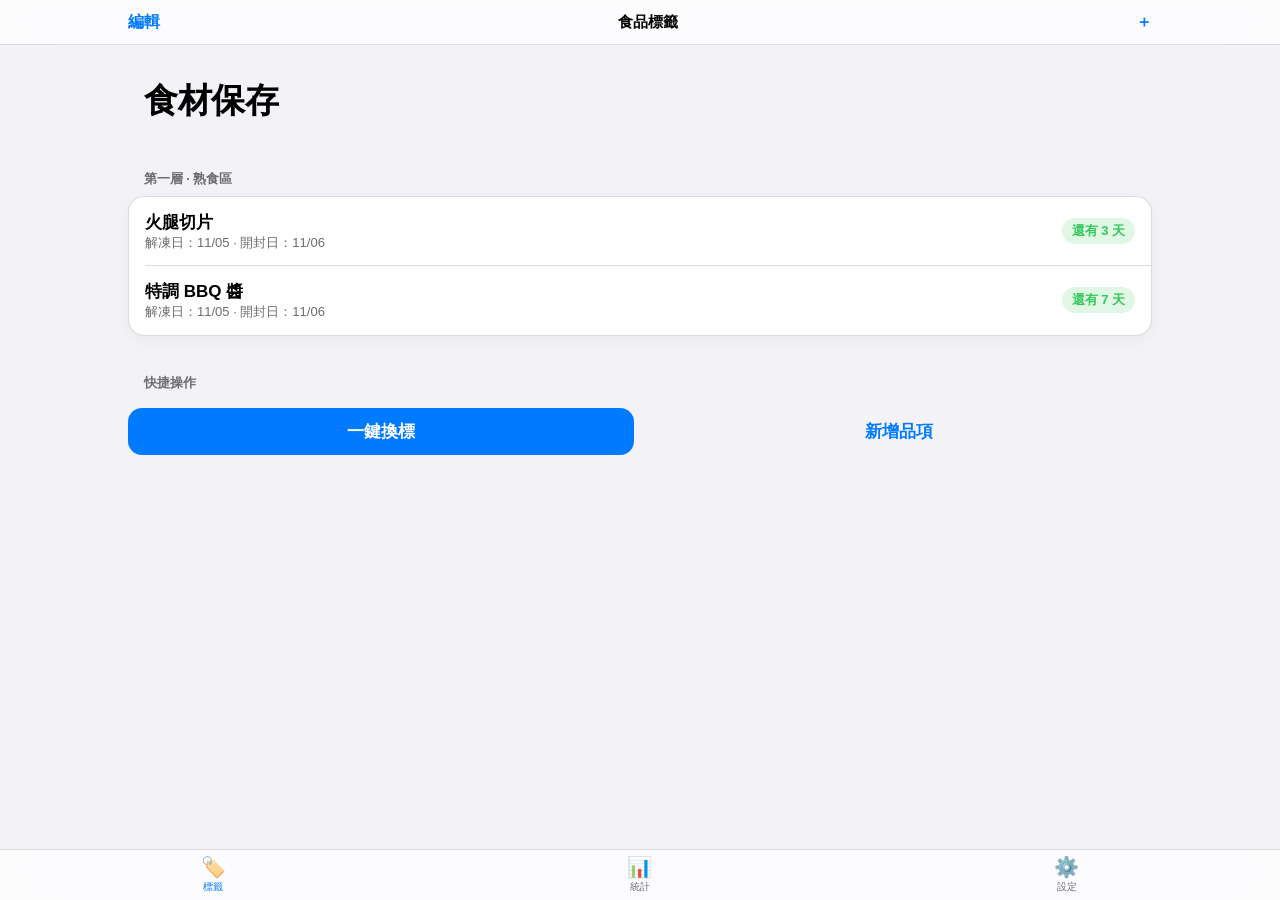
<file: .agents/skills/ios-experience/examples/sample-screen.html>
<!DOCTYPE html>
<html lang="zh-TW">
<head>
  <meta charset="UTF-8">
  <meta name="viewport" content="width=device-width, initial-scale=1.0, viewport-fit=cover">
  <title>iOS Experience Reference UI</title>
  <link rel="stylesheet" href="./ios-style.css">
  <style>
    /* 示範頁面特有佈局與安全區間隔 */
    .screen-content {
      max-width: 1024px;
      margin: 0 auto;
      padding: 0 16px calc(80px + env(safe-area-inset-bottom, 20px));
    }
    .badge {
      font-size: 13px;
      font-weight: 600;
      padding: 4px 10px;
      border-radius: 20px;
    }
    .badge-green {
      background: rgba(52, 199, 89, 0.15);
      color: #34C759;
    }
  </style>
</head>
<body>

  <!-- 1. 毛玻璃頂部導航列 -->
  <header class="ios-navbar">
    <div class="ios-navbar-content">
      <span style="font-weight: 600; color: var(--ios-blue);">編輯</span>
      <span style="font-size: 15px; font-weight: 600;">食品標籤</span>
      <span style="font-weight: 600; color: var(--ios-blue);">＋</span>
    </div>
  </header>

  <main class="screen-content">
    <!-- 2. 大標題 -->
    <div class="ios-large-title-wrap">
      <h1 class="ios-large-title">食材保存</h1>
    </div>

    <!-- 3. 群組標題與圓角卡片群組 -->
    <div class="ios-section-header">第一層 · 熟食區</div>
    <div class="ios-card-group">
      <div class="ios-card-item">
        <div>
          <div style="font-size: 17px; font-weight: 600;">火腿切片</div>
          <div style="font-size: 13px; color: var(--ios-label-secondary);">解凍日：11/05 · 開封日：11/06</div>
        </div>
        <span class="badge badge-green">還有 3 天</span>
      </div>
      <div class="ios-card-item">
        <div>
          <div style="font-size: 17px; font-weight: 600;">特調 BBQ 醬</div>
          <div style="font-size: 13px; color: var(--ios-label-secondary);">解凍日：11/05 · 開封日：11/06</div>
        </div>
        <span class="badge badge-green">還有 7 天</span>
      </div>
    </div>

    <!-- 4. 具備物理動態的互動按鈕 -->
    <div class="ios-section-header">快捷操作</div>
    <div style="display: flex; gap: 12px; margin-top: 8px;">
      <button class="ios-btn ios-btn-primary" style="flex: 1;">一鍵換標</button>
      <button class="ios-btn ios-btn-secondary" style="flex: 1;">新增品項</button>
    </div>
  </main>

  <!-- 5. 底部分頁列 (Tab Bar) -->
  <nav class="ios-tab-bar">
    <a href="#" class="ios-tab-item active">
      <span class="ios-tab-icon">🏷️</span>
      <span>標籤</span>
    </a>
    <a href="#" class="ios-tab-item">
      <span class="ios-tab-icon">📊</span>
      <span>統計</span>
    </a>
    <a href="#" class="ios-tab-item">
      <span class="ios-tab-icon">⚙️</span>
      <span>設定</span>
    </a>
  </nav>

</body>
</html>
</file>
<file: .agents/skills/ios-experience/examples/ios-style.css>
/**
 * iOS Experience Component & Utility Stylesheet
 * Apple Human Interface Guidelines (HIG) Web Implementation
 */

:root {
  /* iOS 系統色彩系統 (System Colors) */
  --ios-blue: #007AFF;
  --ios-blue-rgb: 0, 122, 255;
  --ios-green: #34C759;
  --ios-indigo: #5856D6;
  --ios-orange: #FF9500;
  --ios-pink: #FF2D55;
  --ios-purple: #AF52DE;
  --ios-red: #FF3B30;
  --ios-teal: #5AC8FA;
  --ios-yellow: #FFCC00;

  /* 背景與群組色彩 (Grouped Backgrounds) */
  --ios-system-bg: #F2F2F7;
  --ios-card-bg: #FFFFFF;
  --ios-card-secondary-bg: #F2F2F7;

  /* 標籤文字色彩 (Label Colors) */
  --ios-label-primary: #000000;
  --ios-label-secondary: #6C6C70;
  --ios-label-tertiary: #AEAEB2;
  --ios-label-quaternary: #C7C7CC;

  /* 分隔線 (Separators) */
  --ios-separator: rgba(60, 60, 67, 0.18);
  --ios-separator-opaque: #C6C6C8;

  /* 毛玻璃背景色 */
  --ios-glass-bg: rgba(255, 255, 255, 0.75);
  --ios-glass-border: rgba(0, 0, 0, 0.12);

  /* 物理動力曲線 (Spring Physics Easing) */
  --ios-ease-spring: cubic-bezier(0.32, 0.72, 0, 1);
  --ios-ease-press: cubic-bezier(0.25, 1, 0.5, 1);

  /* 陰影 (Shadows) */
  --ios-shadow-card: 0 4px 16px rgba(0, 0, 0, 0.04), 0 1px 3px rgba(0, 0, 0, 0.02);
  --ios-shadow-modal: 0 12px 36px rgba(0, 0, 0, 0.12), 0 4px 12px rgba(0, 0, 0, 0.06);
}

@media (prefers-color-scheme: dark) {
  :root {
    --ios-system-bg: #000000;
    --ios-card-bg: #1C1C1E;
    --ios-card-secondary-bg: #2C2C2E;
    --ios-label-primary: #FFFFFF;
    --ios-label-secondary: #8E8E93;
    --ios-label-tertiary: #636366;
    --ios-label-quaternary: #48484A;
    --ios-separator: rgba(84, 84, 88, 0.35);
    --ios-separator-opaque: #38383A;
    --ios-glass-bg: rgba(28, 28, 30, 0.75);
    --ios-glass-border: rgba(255, 255, 255, 0.15);
    --ios-shadow-card: 0 4px 16px rgba(0, 0, 0, 0.4);
    --ios-shadow-modal: 0 12px 36px rgba(0, 0, 0, 0.6);
  }
}

/* 全域重置與觸控滑動優化 */
html, body {
  margin: 0;
  padding: 0;
  font-family: -apple-system, BlinkMacSystemFont, "SF Pro Text", "SF Pro Display", "SF Pro", "Helvetica Neue", Helvetica, Arial, sans-serif;
  background-color: var(--ios-system-bg);
  color: var(--ios-label-primary);
  -webkit-font-smoothing: antialiased;
  -webkit-tap-highlight-color: transparent;
  overscroll-behavior-y: auto;
}

/* 1. 毛玻璃導航列 */
.ios-navbar {
  position: sticky;
  top: 0;
  z-index: 50;
  background: var(--ios-glass-bg);
  backdrop-filter: blur(20px) saturate(180%);
  -webkit-backdrop-filter: blur(20px) saturate(180%);
  border-bottom: 0.5px solid var(--ios-glass-border);
  padding-top: env(safe-area-inset-top, 0);
  transition: all 0.25s var(--ios-ease-spring);
}

.ios-navbar-content {
  max-width: 1024px;
  margin: 0 auto;
  height: 44px;
  padding: 0 16px;
  display: flex;
  align-items: center;
  justify-content: space-between;
}

/* 2. 大標題與排版 */
.ios-large-title-wrap {
  max-width: 1024px;
  margin: 0 auto;
  padding: 12px 16px 8px;
}

.ios-large-title {
  font-size: 34px;
  line-height: 41px;
  font-weight: 700;
  letter-spacing: -0.4px;
  color: var(--ios-label-primary);
}

.ios-section-header {
  font-size: 13px;
  font-weight: 600;
  text-transform: uppercase;
  letter-spacing: -0.08px;
  color: var(--ios-label-secondary);
  padding: 18px 16px 8px;
}

/* 3. 圓角卡片群組 (Grouped Card List) */
.ios-card-group {
  max-width: 1024px;
  margin: 0 auto 20px;
  background: var(--ios-card-bg);
  border-radius: 16px;
  box-shadow: var(--ios-shadow-card);
  overflow: hidden;
  border: 0.5px solid var(--ios-separator);
}

.ios-card-item {
  display: flex;
  align-items: center;
  justify-content: space-between;
  padding: 14px 16px;
  position: relative;
  transition: background-color 0.15s ease;
}

.ios-card-item:not(:last-child)::after {
  content: "";
  position: absolute;
  bottom: 0;
  left: 16px;
  right: 0;
  height: 0.5px;
  background-color: var(--ios-separator);
}

.ios-card-item:active {
  background-color: rgba(0, 0, 0, 0.05);
}

/* 4. 物理按鈕動態 (Physical Active Buttons) */
.ios-btn {
  display: inline-flex;
  align-items: center;
  justify-content: center;
  font-size: 17px;
  font-weight: 600;
  padding: 12px 20px;
  border-radius: 14px;
  border: none;
  cursor: pointer;
  user-select: none;
  -webkit-tap-highlight-color: transparent;
  transition: transform 0.15s var(--ios-ease-press), opacity 0.15s ease, filter 0.15s ease;
}

.ios-btn:active {
  transform: scale(0.96);
  opacity: 0.85;
}

.ios-btn-primary {
  background-color: var(--ios-blue);
  color: #FFFFFF;
}

.ios-btn-primary:active {
  background-color: #0062CC;
}

.ios-btn-secondary {
  background-color: var(--ios-card-secondary-bg);
  color: var(--ios-blue);
}

.ios-btn-destructive {
  background-color: var(--ios-red);
  color: #FFFFFF;
}

/* 5. 底部分頁列 (iOS Tab Bar) */
.ios-tab-bar {
  position: fixed;
  bottom: 0;
  left: 0;
  right: 0;
  height: 50px;
  padding-bottom: env(safe-area-inset-bottom, 20px);
  background: var(--ios-glass-bg);
  backdrop-filter: blur(20px) saturate(180%);
  -webkit-backdrop-filter: blur(20px) saturate(180%);
  border-top: 0.5px solid var(--ios-glass-border);
  display: flex;
  align-items: center;
  justify-content: space-around;
  z-index: 100;
}

.ios-tab-item {
  display: flex;
  flex-direction: column;
  align-items: center;
  gap: 3px;
  color: var(--ios-label-secondary);
  font-size: 10px;
  font-weight: 500;
  text-decoration: none;
  transition: transform 0.12s var(--ios-ease-press), color 0.15s ease;
}

.ios-tab-item.active {
  color: var(--ios-blue);
}

.ios-tab-item:active {
  transform: scale(0.92);
}

.ios-tab-icon {
  font-size: 20px;
  line-height: 1;
}
</file>
